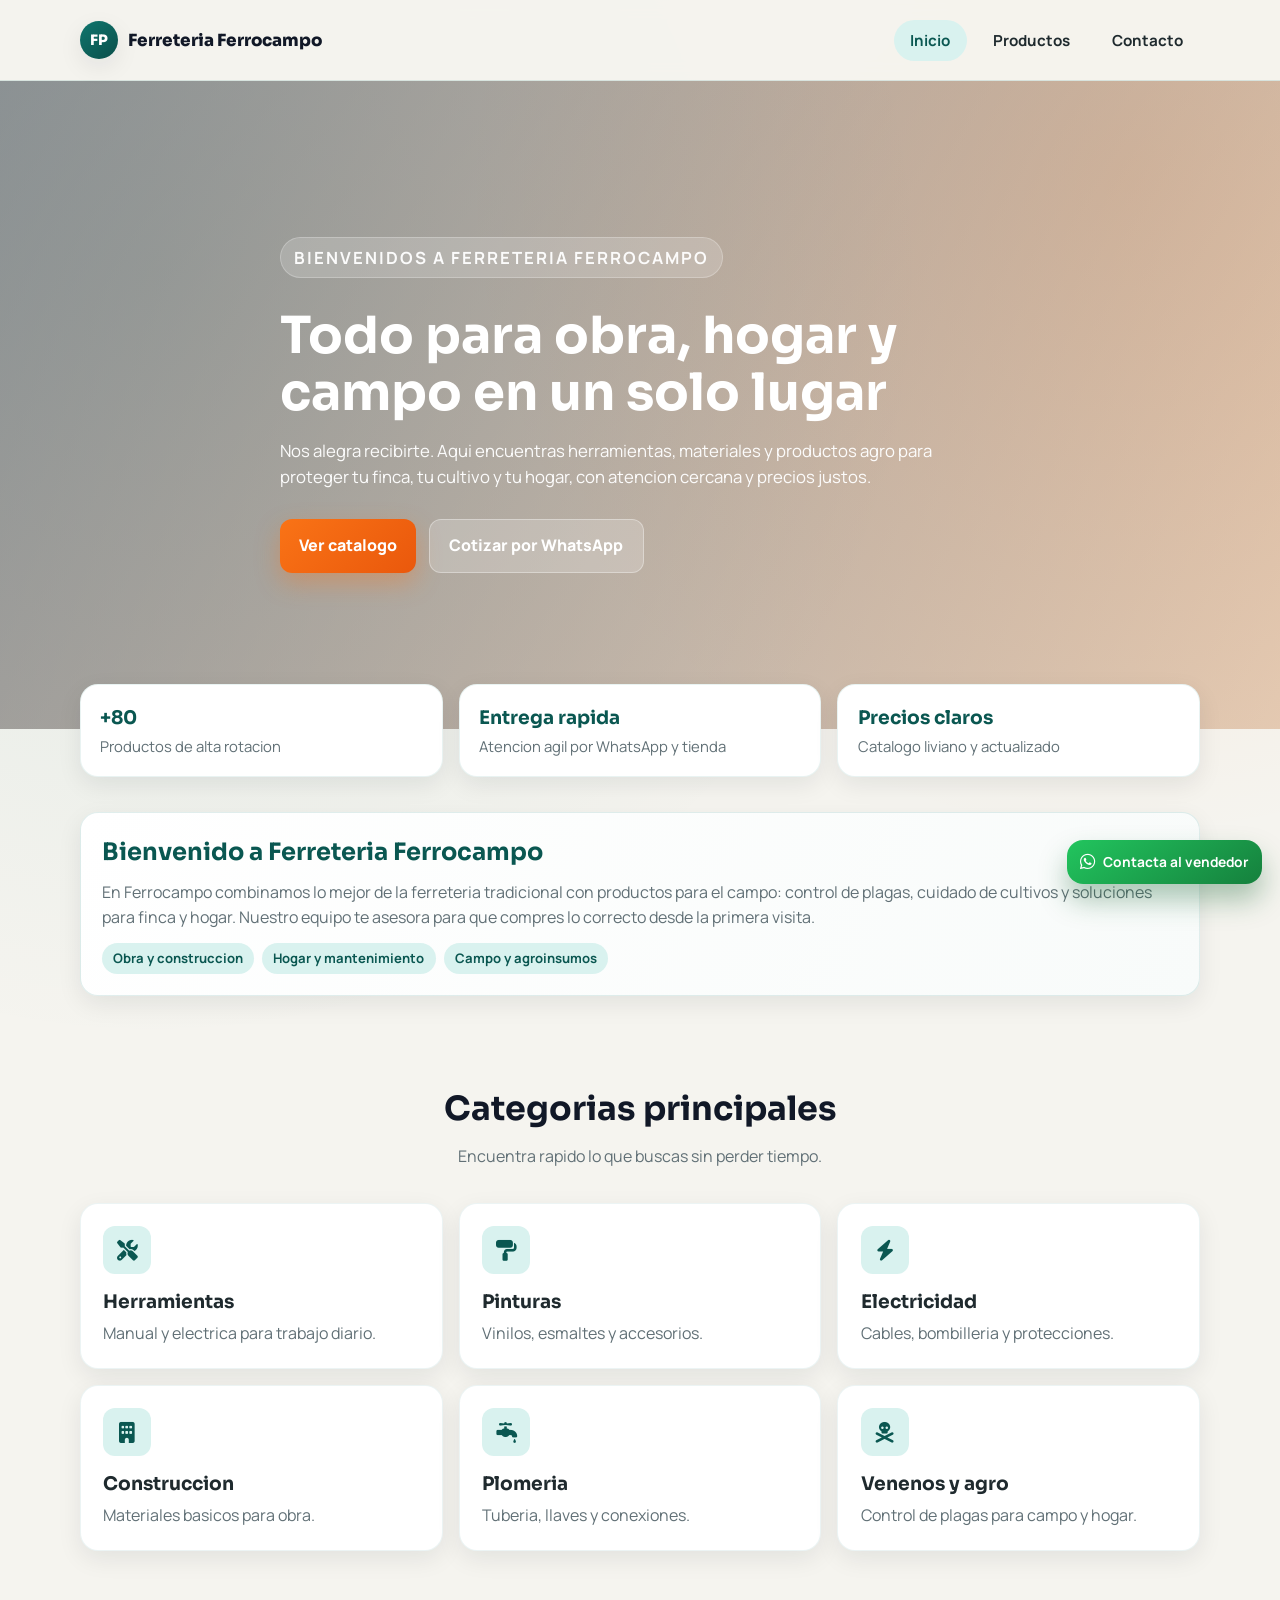
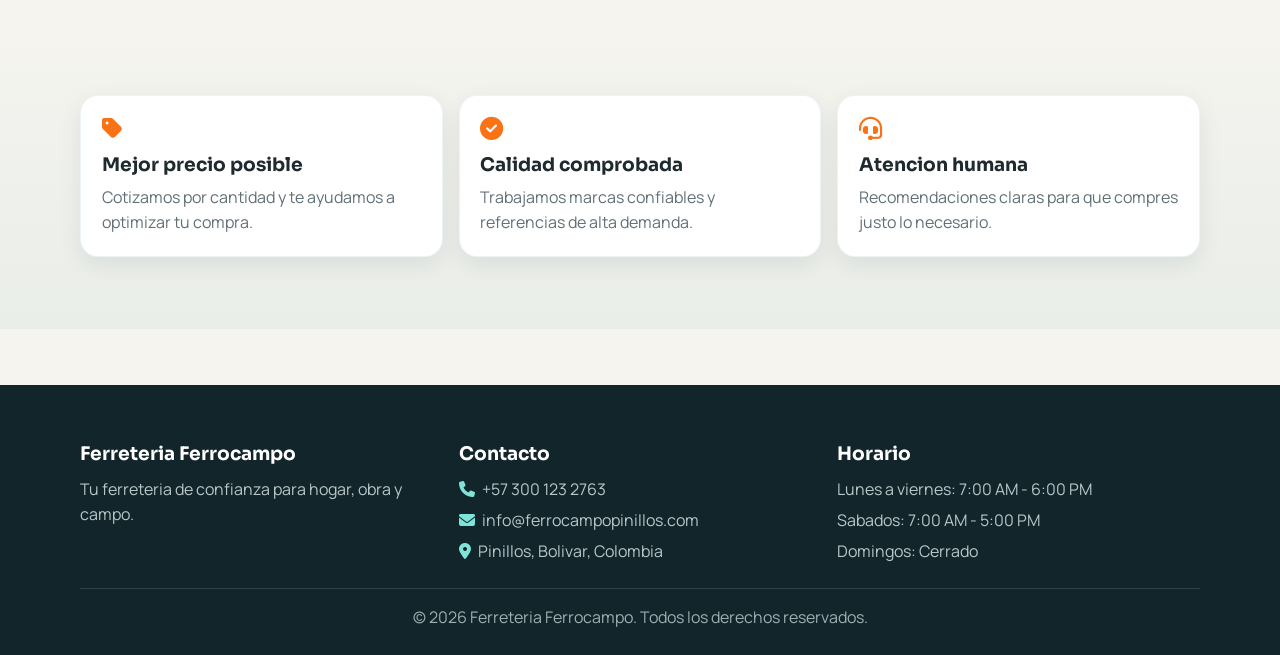
<file: index.html>
<!DOCTYPE html>
<html lang="es">
<head>
    <meta charset="UTF-8">
    <meta name="viewport" content="width=device-width, initial-scale=1.0">
    <title>Ferreteria Ferrocampo</title>
    <link rel="preconnect" href="https://fonts.googleapis.com">
    <link rel="preconnect" href="https://fonts.gstatic.com" crossorigin>
    <link href="https://fonts.googleapis.com/css2?family=Manrope:wght@400;600;700;800&family=Sora:wght@600;700;800&display=swap" rel="stylesheet">
    <link rel="stylesheet" href="css/style.css?v=20260406-3">
    <link rel="stylesheet" href="https://cdnjs.cloudflare.com/ajax/libs/font-awesome/6.4.0/css/all.min.css">
</head>
<body>
    <header class="header">
        <div class="container nav-wrap">
            <a class="logo" href="index.html" aria-label="Ir al inicio">
                <span class="logo-mark">FP</span>
                <span class="logo-text">Ferreteria Ferrocampo</span>
            </a>

            <button class="nav-toggle" type="button" aria-label="Abrir menu" aria-expanded="false">
                <i class="fas fa-bars"></i>
            </button>

            <nav class="nav" id="main-nav">
                <ul>
                    <li><a href="index.html" class="active">Inicio</a></li>
                    <li><a href="productos.html">Productos</a></li>
                    <li><a href="contacto.html">Contacto</a></li>
                </ul>
            </nav>
        </div>
    </header>

    <main>
        <section class="hero">
            <div class="container hero-content">
                <p class="kicker">Bienvenidos a Ferreteria Ferrocampo</p>
                <h1>Todo para obra, hogar y campo en un solo lugar</h1>
                <p>Nos alegra recibirte. Aqui encuentras herramientas, materiales y productos agro para proteger tu finca, tu cultivo y tu hogar, con atencion cercana y precios justos.</p>
                <div class="hero-actions">
                    <a href="productos.html" class="btn-primary">Ver catalogo</a>
                    <a href="https://wa.me/573001232763?text=Hola,%20quiero%20cotizar%20productos" class="btn-secondary" target="_blank">Cotizar por WhatsApp</a>
                </div>
            </div>
        </section>

        <section class="highlights">
            <div class="container stats-grid">
                <article class="stat-card">
                    <h3>+80</h3>
                    <p>Productos de alta rotacion</p>
                </article>
                <article class="stat-card">
                    <h3>Entrega rapida</h3>
                    <p>Atencion agil por WhatsApp y tienda</p>
                </article>
                <article class="stat-card">
                    <h3>Precios claros</h3>
                    <p>Catalogo liviano y actualizado</p>
                </article>
            </div>
        </section>

        <section class="bienvenida">
            <div class="container">
                <article class="welcome-card">
                    <h2>Bienvenido a Ferreteria Ferrocampo</h2>
                    <p>En Ferrocampo combinamos lo mejor de la ferreteria tradicional con productos para el campo: control de plagas, cuidado de cultivos y soluciones para finca y hogar. Nuestro equipo te asesora para que compres lo correcto desde la primera visita.</p>
                    <div class="welcome-tags">
                        <span>Obra y construccion</span>
                        <span>Hogar y mantenimiento</span>
                        <span>Campo y agroinsumos</span>
                    </div>
                </article>
            </div>
        </section>

        <section class="categorias-destacadas">
            <div class="container">
                <div class="section-head">
                    <h2 class="section-title">Categorias principales</h2>
                    <p>Encuentra rapido lo que buscas sin perder tiempo.</p>
                </div>

                <div class="categorias-grid">
                    <article class="categoria-card">
                        <i class="fas fa-screwdriver-wrench"></i>
                        <h3>Herramientas</h3>
                        <p>Manual y electrica para trabajo diario.</p>
                    </article>
                    <article class="categoria-card">
                        <i class="fas fa-paint-roller"></i>
                        <h3>Pinturas</h3>
                        <p>Vinilos, esmaltes y accesorios.</p>
                    </article>
                    <article class="categoria-card">
                        <i class="fas fa-bolt"></i>
                        <h3>Electricidad</h3>
                        <p>Cables, bombilleria y protecciones.</p>
                    </article>
                    <article class="categoria-card">
                        <i class="fas fa-building"></i>
                        <h3>Construccion</h3>
                        <p>Materiales basicos para obra.</p>
                    </article>
                    <article class="categoria-card">
                        <i class="fas fa-faucet-drip"></i>
                        <h3>Plomeria</h3>
                        <p>Tuberia, llaves y conexiones.</p>
                    </article>
                    <article class="categoria-card">
                        <i class="fas fa-skull-crossbones"></i>
                        <h3>Venenos y agro</h3>
                        <p>Control de plagas para campo y hogar.</p>
                    </article>
                </div>
            </div>
        </section>

        <section class="caracteristicas">
            <div class="container caracteristicas-grid">
                <article class="caracteristica">
                    <i class="fas fa-tag"></i>
                    <h3>Mejor precio posible</h3>
                    <p>Cotizamos por cantidad y te ayudamos a optimizar tu compra.</p>
                </article>
                <article class="caracteristica">
                    <i class="fas fa-check-circle"></i>
                    <h3>Calidad comprobada</h3>
                    <p>Trabajamos marcas confiables y referencias de alta demanda.</p>
                </article>
                <article class="caracteristica">
                    <i class="fas fa-headset"></i>
                    <h3>Atencion humana</h3>
                    <p>Recomendaciones claras para que compres justo lo necesario.</p>
                </article>
            </div>
        </section>
    </main>

    <footer class="footer">
        <div class="container">
            <div class="footer-content">
                <div class="footer-section">
                    <h3>Ferreteria Ferrocampo</h3>
                    <p>Tu ferreteria de confianza para hogar, obra y campo.</p>
                </div>
                <div class="footer-section">
                    <h3>Contacto</h3>
                    <p><i class="fas fa-phone"></i> +57 300 123 2763</p>
                    <p><i class="fas fa-envelope"></i> info@ferrocampopinillos.com</p>
                    <p><i class="fas fa-map-marker-alt"></i> Pinillos, Bolivar, Colombia</p>
                </div>
                <div class="footer-section">
                    <h3>Horario</h3>
                    <p>Lunes a viernes: 7:00 AM - 6:00 PM</p>
                    <p>Sabados: 7:00 AM - 5:00 PM</p>
                    <p>Domingos: Cerrado</p>
                </div>
            </div>
            <div class="footer-bottom">
                <p>&copy; 2026 Ferreteria Ferrocampo. Todos los derechos reservados.</p>
            </div>
        </div>
    </footer>

    <a href="https://wa.me/573001232763?text=Hola,%20necesito%20informacion%20sobre%20productos%20de%20la%20ferreteria" class="whatsapp-float" target="_blank" title="Contactanos por WhatsApp">
        <i class="fab fa-whatsapp"></i>
        <span>Contacta al vendedor</span>
    </a>

    <script src="js/script.js?v=20260406-3"></script>
</body>
</html>
</file>
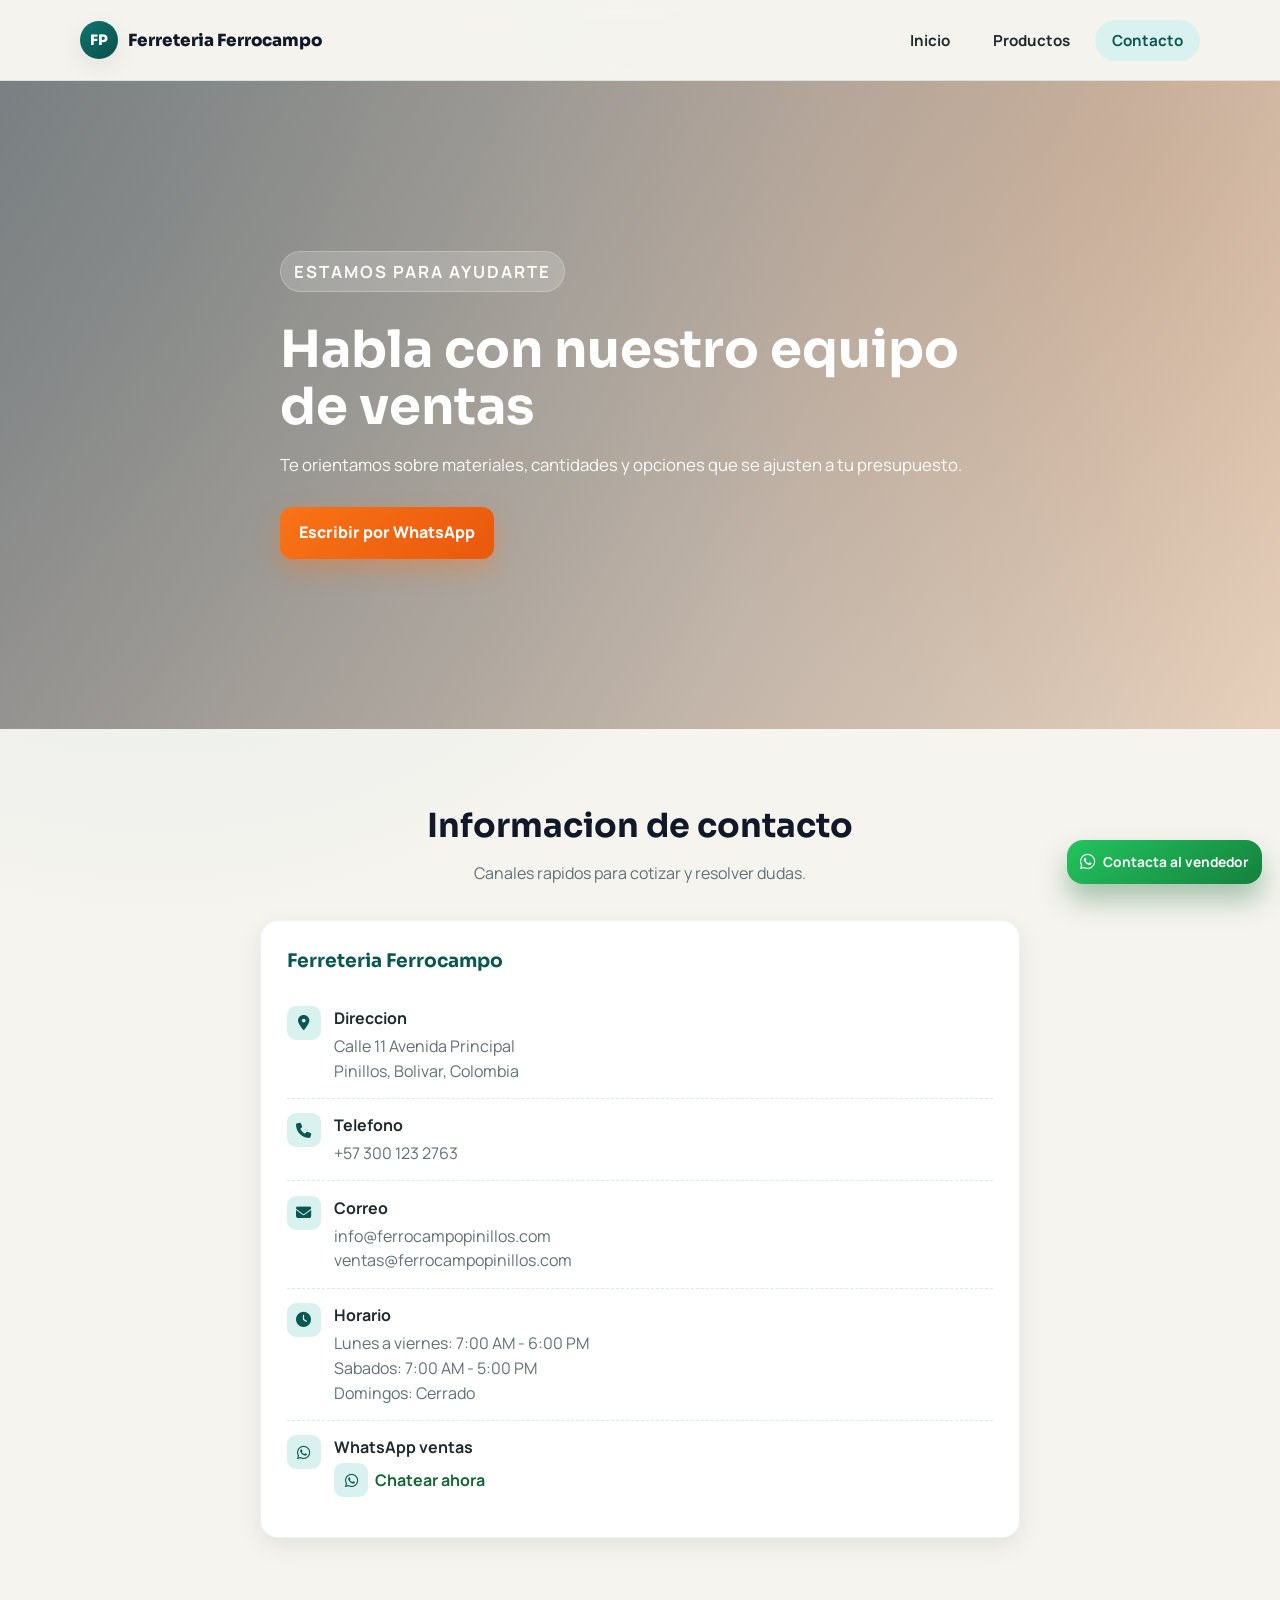
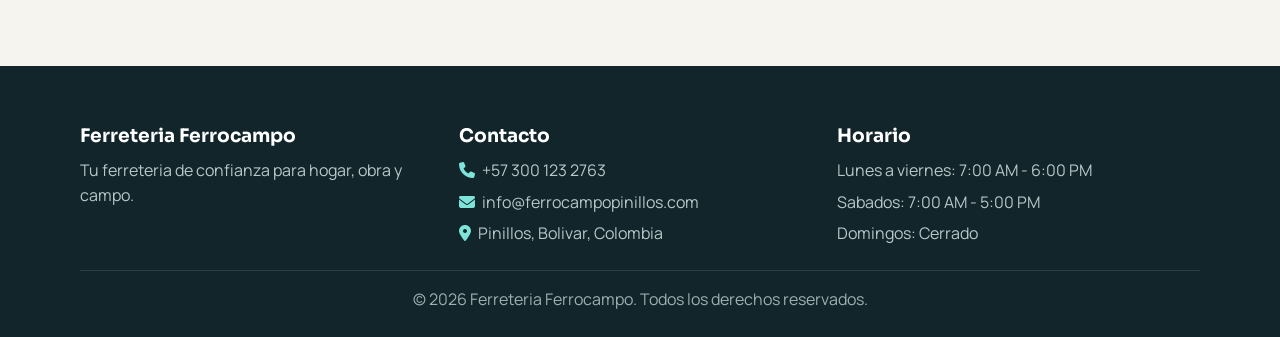
<file: contacto.html>
<!DOCTYPE html>
<html lang="es">
<head>
    <meta charset="UTF-8">
    <meta name="viewport" content="width=device-width, initial-scale=1.0">
    <title>Contacto - Ferreteria Ferrocampo</title>
    <link rel="preconnect" href="https://fonts.googleapis.com">
    <link rel="preconnect" href="https://fonts.gstatic.com" crossorigin>
    <link href="https://fonts.googleapis.com/css2?family=Manrope:wght@400;600;700;800&family=Sora:wght@600;700;800&display=swap" rel="stylesheet">
    <link rel="stylesheet" href="css/style.css?v=20260406-3">
    <link rel="stylesheet" href="https://cdnjs.cloudflare.com/ajax/libs/font-awesome/6.4.0/css/all.min.css">
</head>
<body>
    <header class="header">
        <div class="container nav-wrap">
            <a class="logo" href="index.html" aria-label="Ir al inicio">
                <span class="logo-mark">FP</span>
                <span class="logo-text">Ferreteria Ferrocampo</span>
            </a>

            <button class="nav-toggle" type="button" aria-label="Abrir menu" aria-expanded="false">
                <i class="fas fa-bars"></i>
            </button>

            <nav class="nav" id="main-nav">
                <ul>
                    <li><a href="index.html">Inicio</a></li>
                    <li><a href="productos.html">Productos</a></li>
                    <li><a href="contacto.html" class="active">Contacto</a></li>
                </ul>
            </nav>
        </div>
    </header>

    <main>
        <section class="hero hero-contacto">
            <div class="container hero-content">
                <p class="kicker">Estamos para ayudarte</p>
                <h1>Habla con nuestro equipo de ventas</h1>
                <p>Te orientamos sobre materiales, cantidades y opciones que se ajusten a tu presupuesto.</p>
                <a href="https://wa.me/573001232763?text=Hola,%20necesito%20asesoria%20para%20mi%20compra" class="btn-primary" target="_blank">Escribir por WhatsApp</a>
            </div>
        </section>

        <section class="contacto-section" id="contacto">
            <div class="container">
                <div class="section-head">
                    <h2 class="section-title">Informacion de contacto</h2>
                    <p>Canales rapidos para cotizar y resolver dudas.</p>
                </div>

                <div class="contacto-content">
                    <div class="contacto-info">
                        <h3 class="contacto-info-title">Ferreteria Ferrocampo</h3>

                        <div class="contacto-item">
                            <i class="fas fa-map-marker-alt"></i>
                            <div>
                                <h3>Direccion</h3>
                                <p>Calle 11 Avenida Principal<br>Pinillos, Bolivar, Colombia</p>
                            </div>
                        </div>

                        <div class="contacto-item">
                            <i class="fas fa-phone"></i>
                            <div>
                                <h3>Telefono</h3>
                                <p>+57 300 123 2763</p>
                            </div>
                        </div>

                        <div class="contacto-item">
                            <i class="fas fa-envelope"></i>
                            <div>
                                <h3>Correo</h3>
                                <p>info@ferrocampopinillos.com<br>ventas@ferrocampopinillos.com</p>
                            </div>
                        </div>

                        <div class="contacto-item">
                            <i class="fas fa-clock"></i>
                            <div>
                                <h3>Horario</h3>
                                <p>Lunes a viernes: 7:00 AM - 6:00 PM<br>Sabados: 7:00 AM - 5:00 PM<br>Domingos: Cerrado</p>
                            </div>
                        </div>

                        <div class="contacto-item">
                            <i class="fab fa-whatsapp whatsapp-icon"></i>
                            <div>
                                <h3>WhatsApp ventas</h3>
                                <a href="https://wa.me/573001232763?text=Hola,%20necesito%20informacion%20sobre%20productos" target="_blank" class="whatsapp-link">
                                    <i class="fab fa-whatsapp"></i> Chatear ahora
                                </a>
                            </div>
                        </div>
                    </div>
                </div>
            </div>
        </section>
    </main>

    <footer class="footer">
        <div class="container">
            <div class="footer-content">
                <div class="footer-section">
                    <h3>Ferreteria Ferrocampo</h3>
                    <p>Tu ferreteria de confianza para hogar, obra y campo.</p>
                </div>
                <div class="footer-section">
                    <h3>Contacto</h3>
                    <p><i class="fas fa-phone"></i> +57 300 123 2763</p>
                    <p><i class="fas fa-envelope"></i> info@ferrocampopinillos.com</p>
                    <p><i class="fas fa-map-marker-alt"></i> Pinillos, Bolivar, Colombia</p>
                </div>
                <div class="footer-section">
                    <h3>Horario</h3>
                    <p>Lunes a viernes: 7:00 AM - 6:00 PM</p>
                    <p>Sabados: 7:00 AM - 5:00 PM</p>
                    <p>Domingos: Cerrado</p>
                </div>
            </div>
            <div class="footer-bottom">
                <p>&copy; 2026 Ferreteria Ferrocampo. Todos los derechos reservados.</p>
            </div>
        </div>
    </footer>

    <a href="https://wa.me/573001232763?text=Hola,%20necesito%20informacion%20sobre%20productos%20de%20la%20ferreteria" class="whatsapp-float" target="_blank" title="Contactanos por WhatsApp">
        <i class="fab fa-whatsapp"></i>
        <span>Contacta al vendedor</span>
    </a>

    <script src="js/script.js?v=20260406-3"></script>
</body>
</html>
</file>
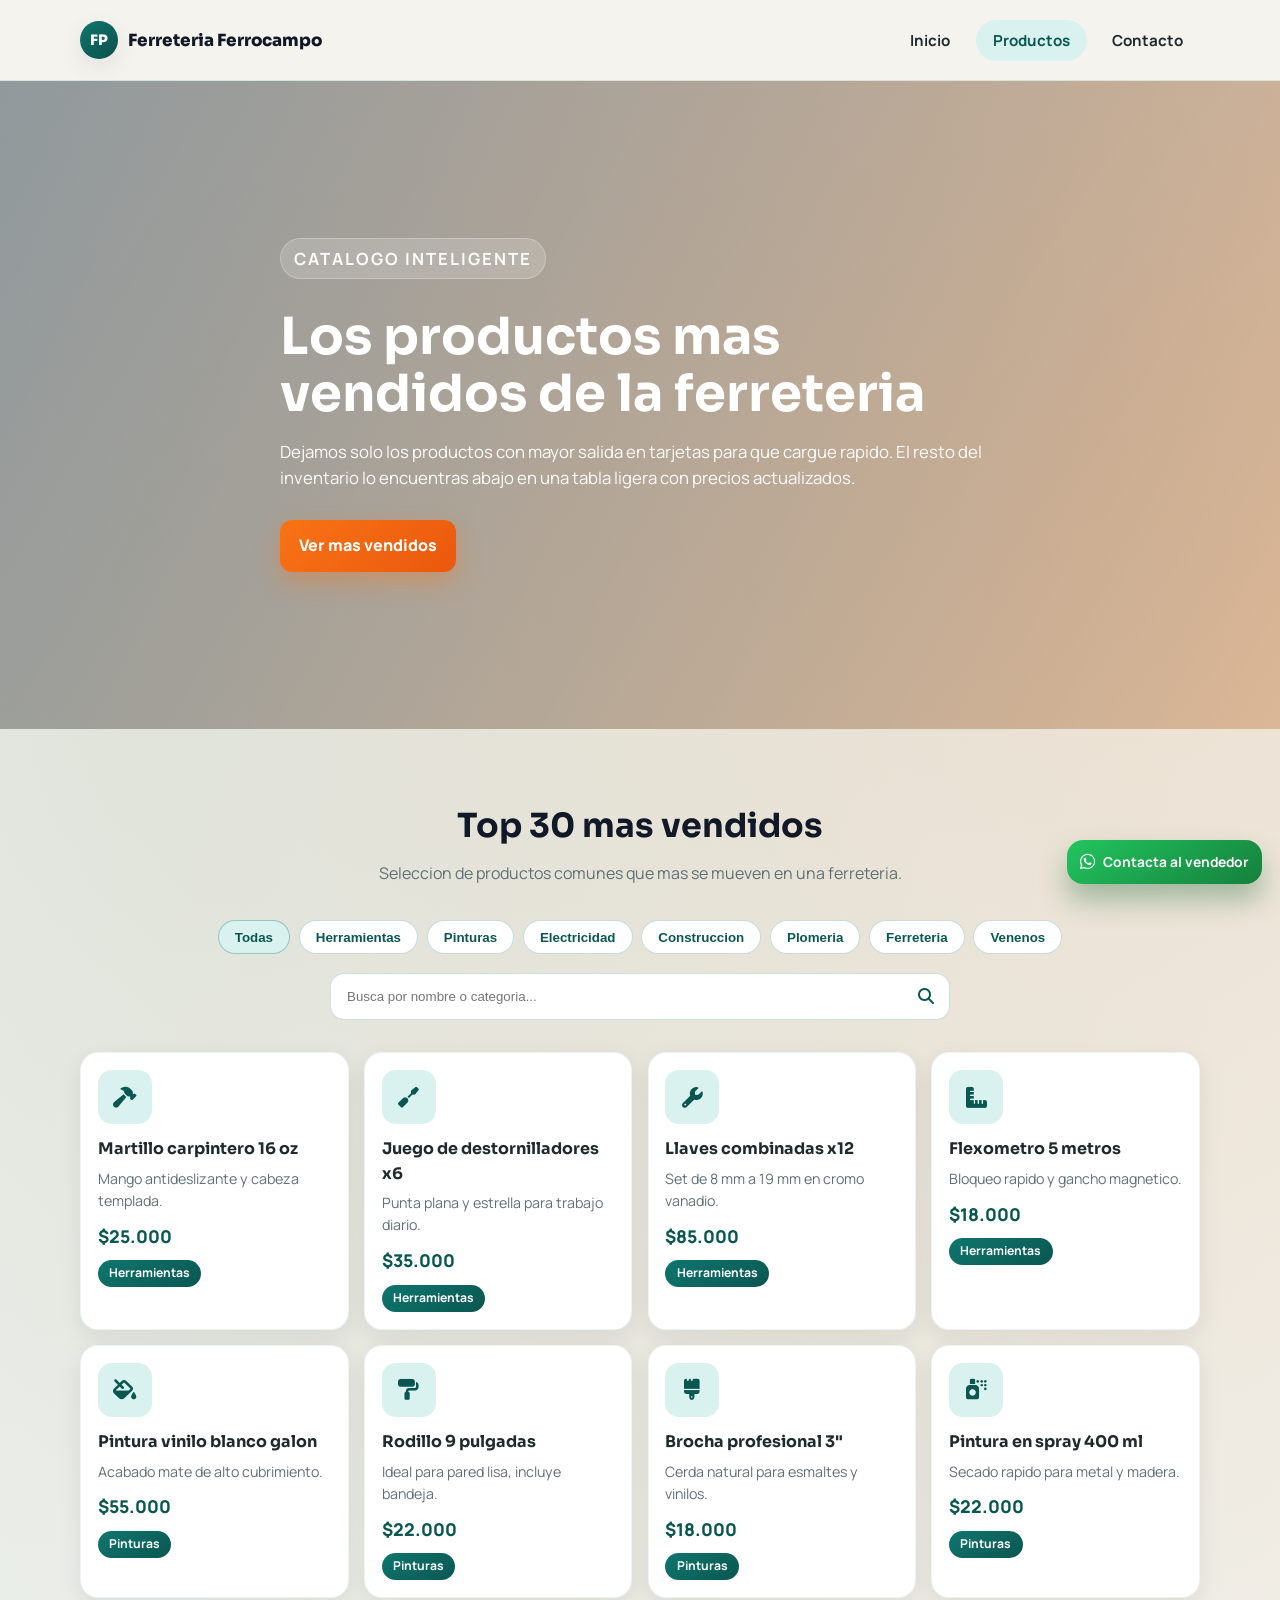
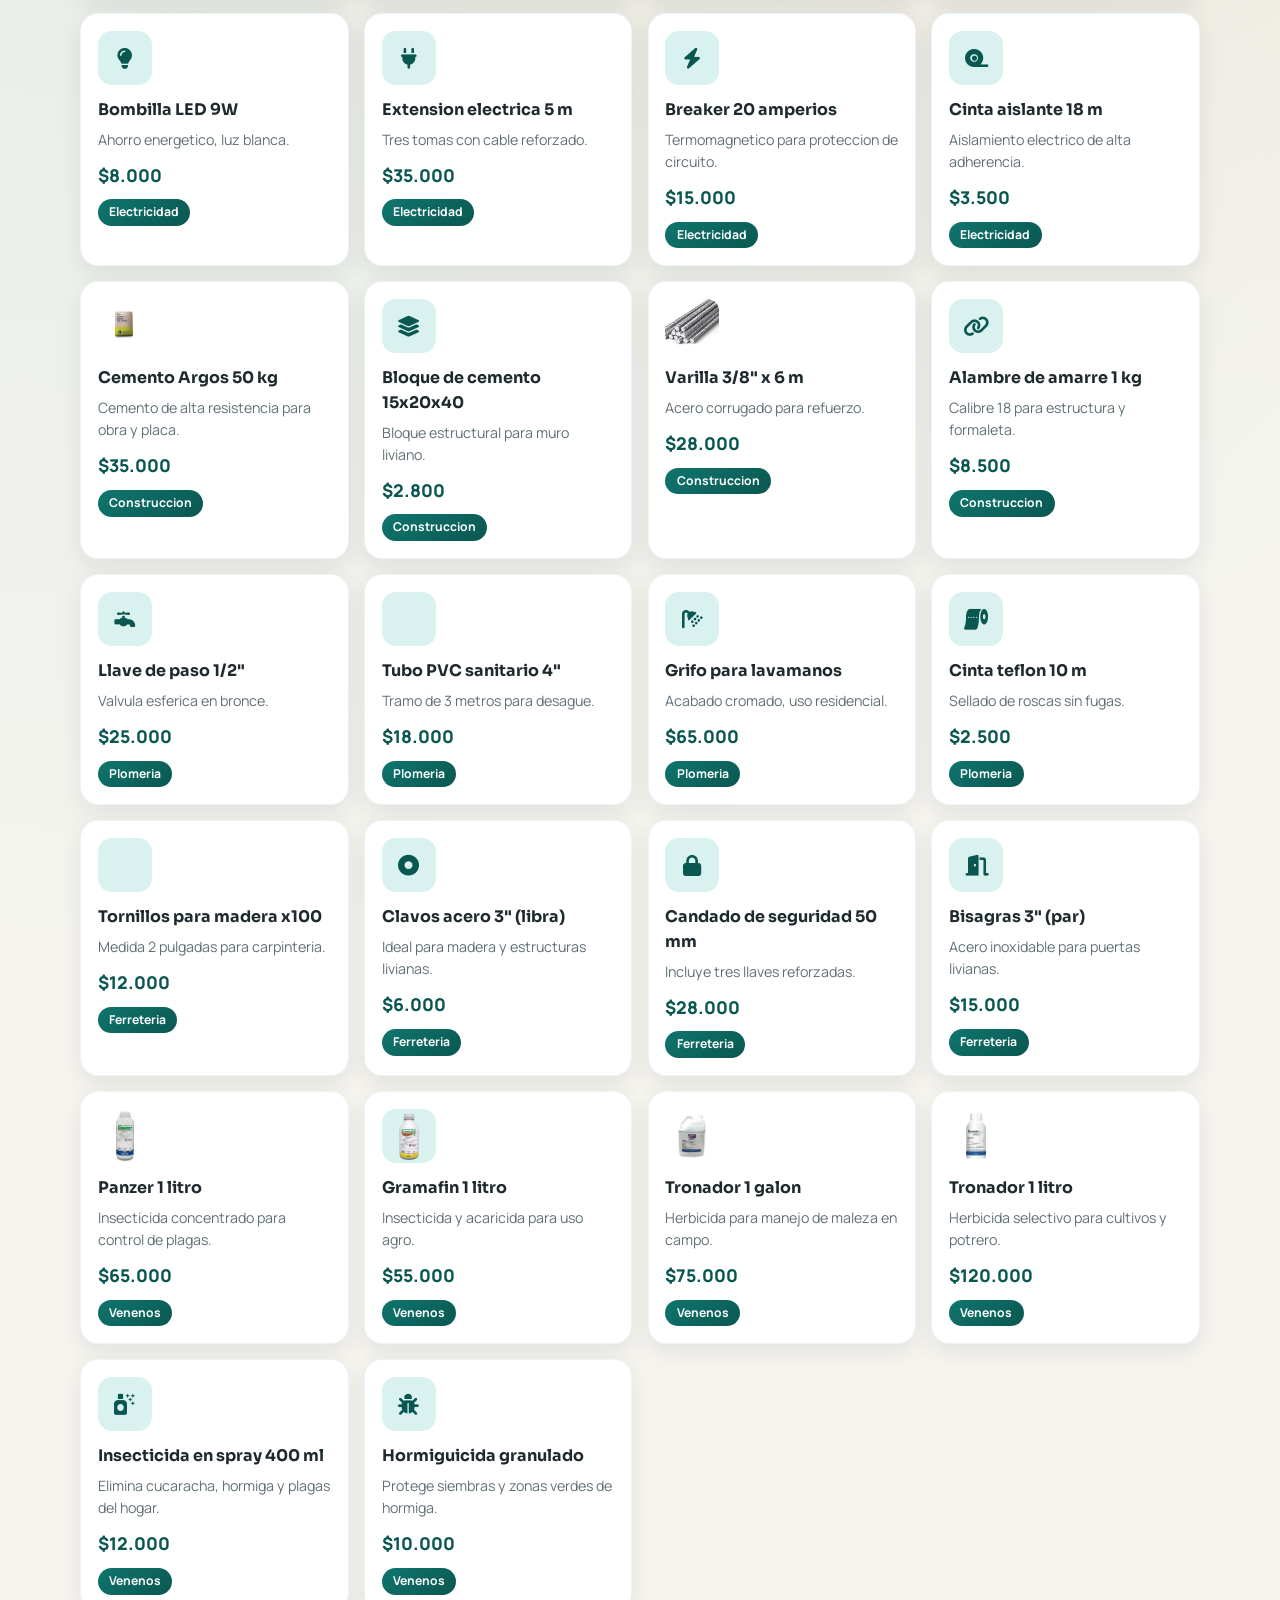
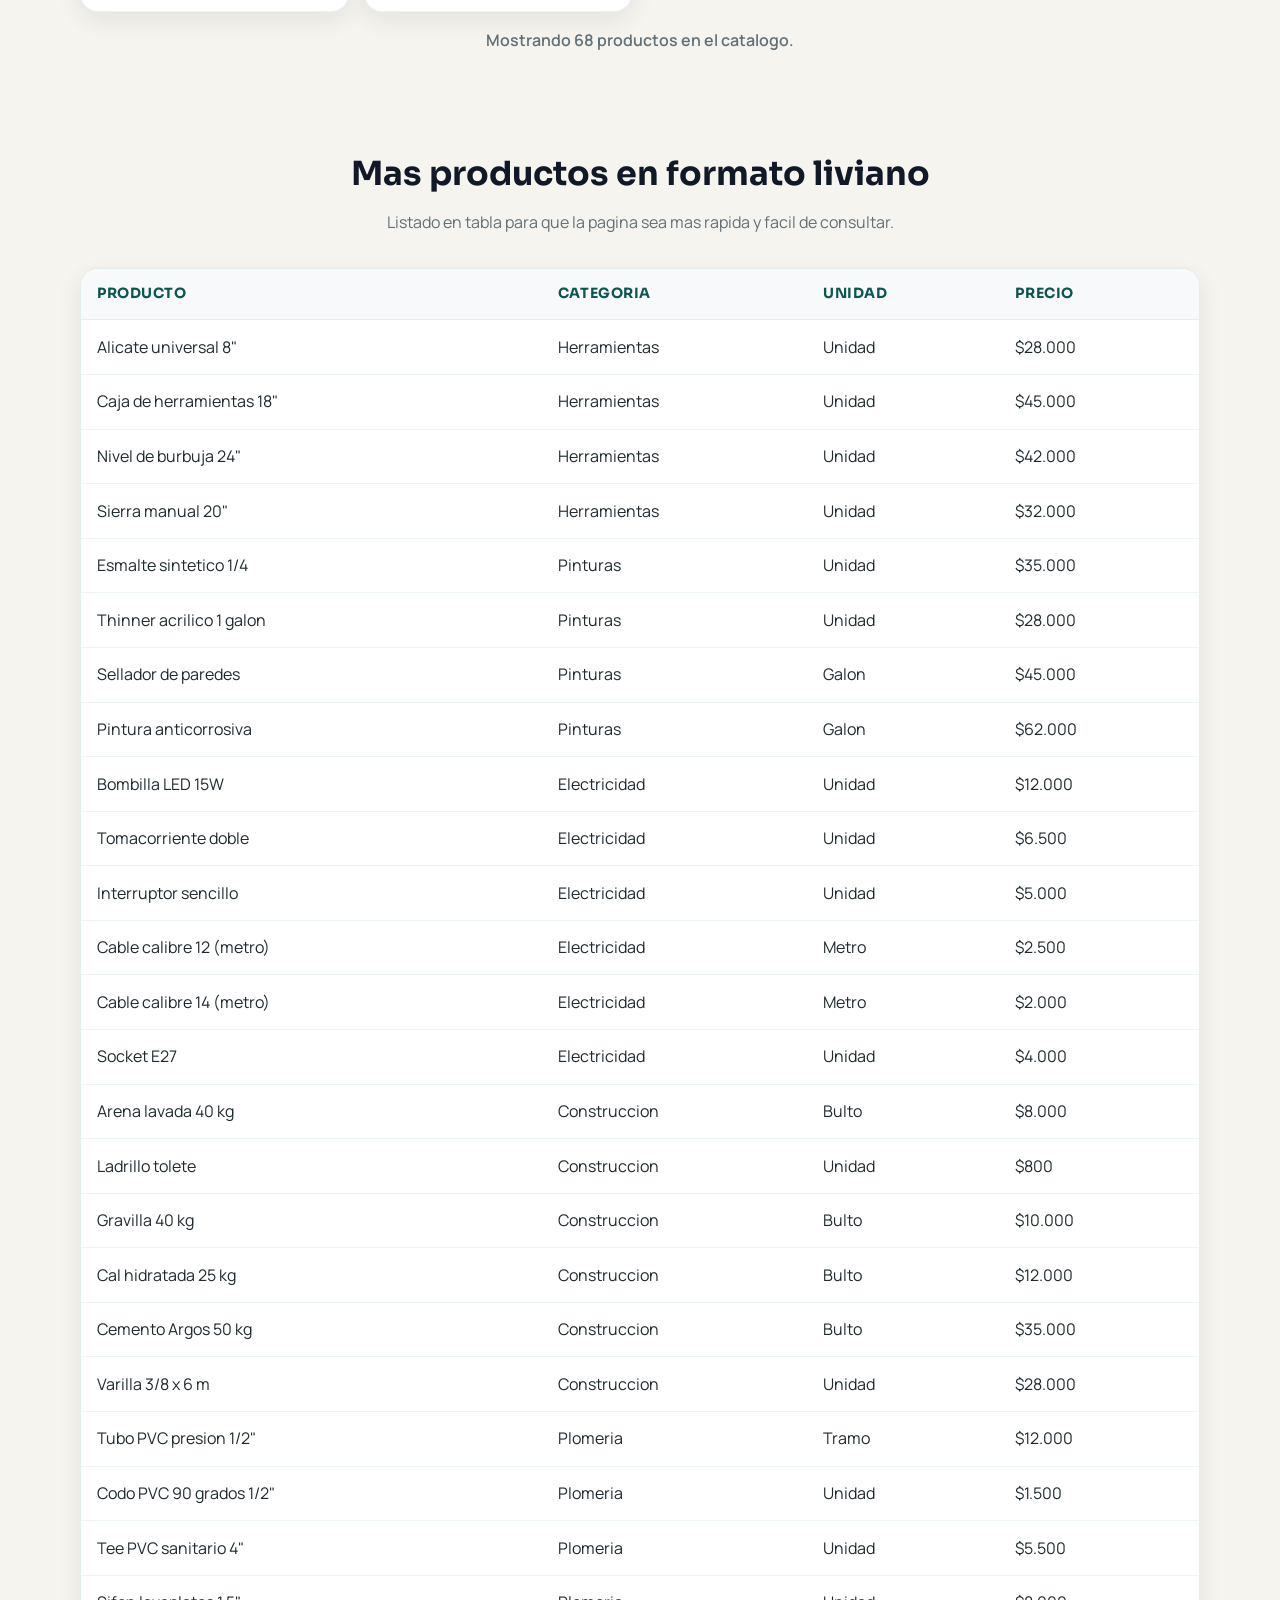
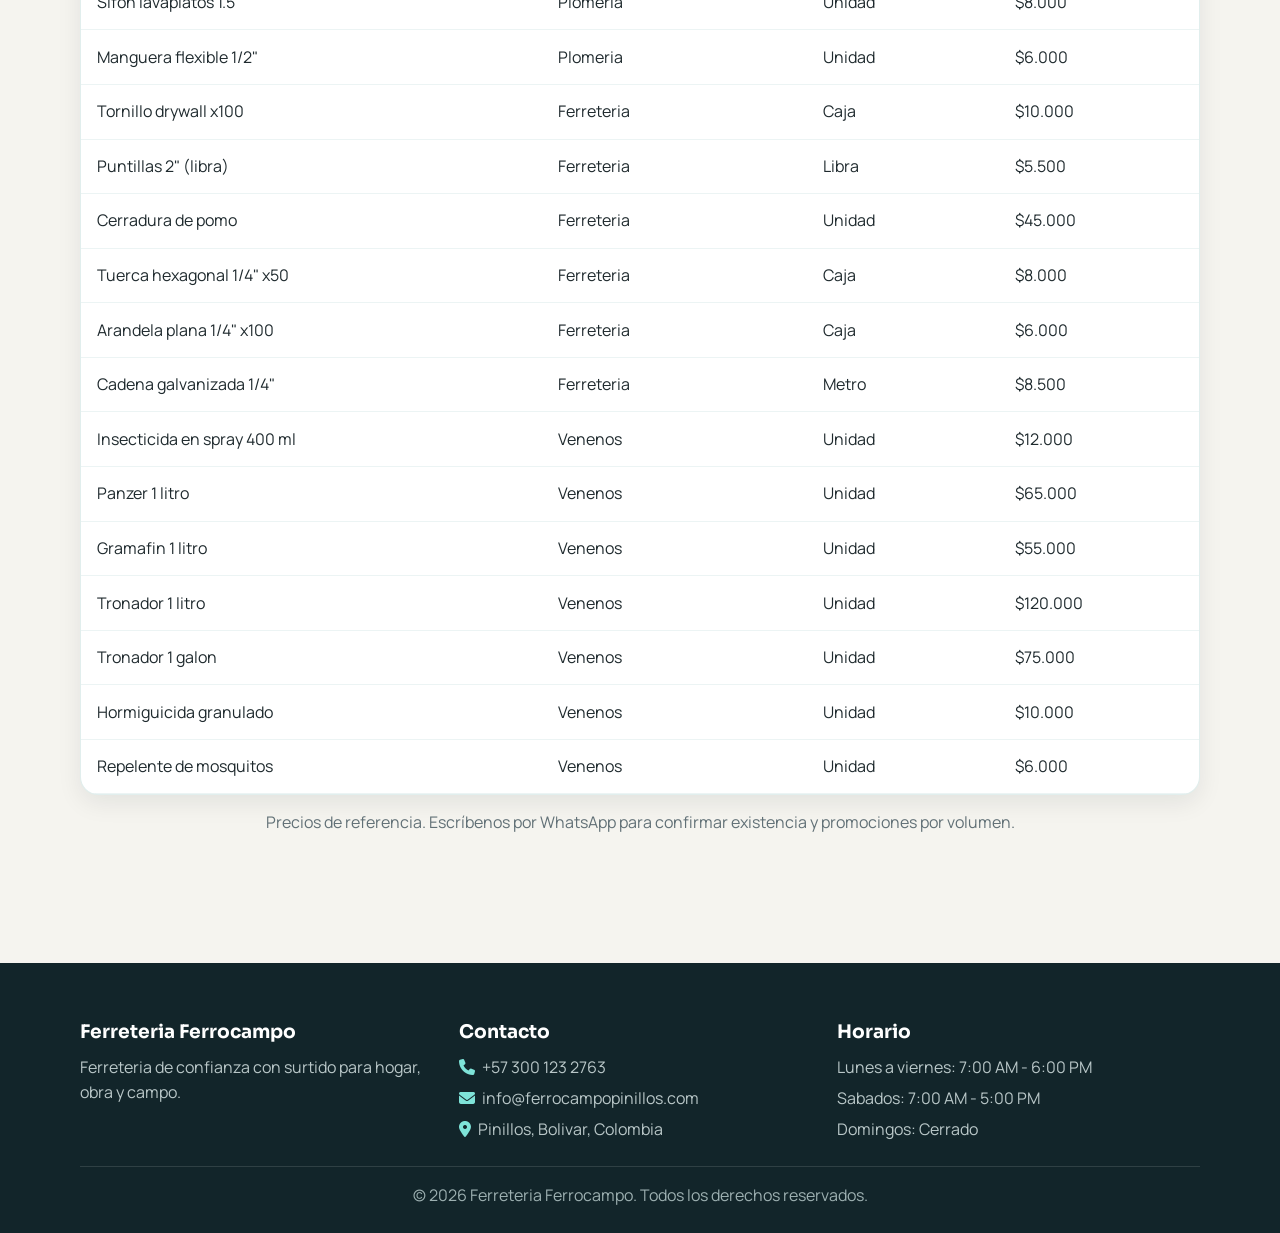
<file: productos.html>
<!DOCTYPE html>
<html lang="es">
<head>
    <meta charset="UTF-8">
    <meta name="viewport" content="width=device-width, initial-scale=1.0">
    <title>Productos - Ferreteria Ferrocampo</title>
    <link rel="preconnect" href="https://fonts.googleapis.com">
    <link rel="preconnect" href="https://fonts.gstatic.com" crossorigin>
    <link href="https://fonts.googleapis.com/css2?family=Manrope:wght@400;600;700;800&family=Sora:wght@600;700;800&display=swap" rel="stylesheet">
    <link rel="stylesheet" href="css/style.css?v=20260406-3">
    <link rel="stylesheet" href="https://cdnjs.cloudflare.com/ajax/libs/font-awesome/6.4.0/css/all.min.css">
</head>
<body>
    <header class="header">
        <div class="container nav-wrap">
            <a class="logo" href="index.html" aria-label="Ir al inicio">
                <span class="logo-mark">FP</span>
                <span class="logo-text">Ferreteria Ferrocampo</span>
            </a>

            <button class="nav-toggle" type="button" aria-label="Abrir menú" aria-expanded="false">
                <i class="fas fa-bars"></i>
            </button>

            <nav class="nav" id="main-nav">
                <ul>
                    <li><a href="index.html">Inicio</a></li>
                    <li><a href="productos.html" class="active">Productos</a></li>
                    <li><a href="contacto.html">Contacto</a></li>
                </ul>
            </nav>
        </div>
    </header>

    <main>
        <section class="hero hero-productos">
            <div class="container hero-content">
                <p class="kicker">Catalogo inteligente</p>
                <h1>Los productos mas vendidos de la ferreteria</h1>
                <p>Dejamos solo los productos con mayor salida en tarjetas para que cargue rapido. El resto del inventario lo encuentras abajo en una tabla ligera con precios actualizados.</p>
                <a href="#mas-vendidos" class="btn-primary">Ver mas vendidos</a>
            </div>
        </section>

        <section class="productos-section" id="mas-vendidos">
            <div class="container">
                <div class="section-head">
                    <h2 class="section-title">Top 30 mas vendidos</h2>
                    <p>Seleccion de productos comunes que mas se mueven en una ferreteria.</p>
                </div>

                <div class="filtros" aria-label="Filtros de categoria">
                    <button class="filtro-btn active" data-categoria="todas">Todas</button>
                    <button class="filtro-btn" data-categoria="herramientas">Herramientas</button>
                    <button class="filtro-btn" data-categoria="pinturas">Pinturas</button>
                    <button class="filtro-btn" data-categoria="electricidad">Electricidad</button>
                    <button class="filtro-btn" data-categoria="construccion">Construccion</button>
                    <button class="filtro-btn" data-categoria="plomeria">Plomeria</button>
                    <button class="filtro-btn" data-categoria="ferreteria">Ferreteria</button>
                    <button class="filtro-btn" data-categoria="venenos">Venenos</button>
                </div>

                <div class="buscador">
                    <label for="search-input" class="sr-only">Buscar en el catalogo</label>
                    <input type="text" id="search-input" placeholder="Busca por nombre o categoria...">
                    <i class="fas fa-search" aria-hidden="true"></i>
                </div>

                <div class="productos-grid" id="productos-grid">
                    <article class="producto-card" data-categoria="herramientas">
                        <div class="producto-imagen"><i class="fas fa-hammer"></i></div>
                        <h3>Martillo carpintero 16 oz</h3>
                        <p class="producto-descripcion">Mango antideslizante y cabeza templada.</p>
                        <p class="producto-precio">$25.000</p>
                        <span class="categoria-tag">Herramientas</span>
                    </article>
                    <article class="producto-card" data-categoria="herramientas">
                        <div class="producto-imagen"><i class="fas fa-screwdriver"></i></div>
                        <h3>Juego de destornilladores x6</h3>
                        <p class="producto-descripcion">Punta plana y estrella para trabajo diario.</p>
                        <p class="producto-precio">$35.000</p>
                        <span class="categoria-tag">Herramientas</span>
                    </article>
                    <article class="producto-card" data-categoria="herramientas">
                        <div class="producto-imagen"><i class="fas fa-wrench"></i></div>
                        <h3>Llaves combinadas x12</h3>
                        <p class="producto-descripcion">Set de 8 mm a 19 mm en cromo vanadio.</p>
                        <p class="producto-precio">$85.000</p>
                        <span class="categoria-tag">Herramientas</span>
                    </article>
                    <article class="producto-card" data-categoria="herramientas">
                        <div class="producto-imagen"><i class="fas fa-ruler-combined"></i></div>
                        <h3>Flexometro 5 metros</h3>
                        <p class="producto-descripcion">Bloqueo rapido y gancho magnetico.</p>
                        <p class="producto-precio">$18.000</p>
                        <span class="categoria-tag">Herramientas</span>
                    </article>

                    <article class="producto-card" data-categoria="pinturas">
                        <div class="producto-imagen"><i class="fas fa-fill-drip"></i></div>
                        <h3>Pintura vinilo blanco galon</h3>
                        <p class="producto-descripcion">Acabado mate de alto cubrimiento.</p>
                        <p class="producto-precio">$55.000</p>
                        <span class="categoria-tag">Pinturas</span>
                    </article>
                    <article class="producto-card" data-categoria="pinturas">
                        <div class="producto-imagen"><i class="fas fa-paint-roller"></i></div>
                        <h3>Rodillo 9 pulgadas</h3>
                        <p class="producto-descripcion">Ideal para pared lisa, incluye bandeja.</p>
                        <p class="producto-precio">$22.000</p>
                        <span class="categoria-tag">Pinturas</span>
                    </article>
                    <article class="producto-card" data-categoria="pinturas">
                        <div class="producto-imagen"><i class="fas fa-brush"></i></div>
                        <h3>Brocha profesional 3"</h3>
                        <p class="producto-descripcion">Cerda natural para esmaltes y vinilos.</p>
                        <p class="producto-precio">$18.000</p>
                        <span class="categoria-tag">Pinturas</span>
                    </article>
                    <article class="producto-card" data-categoria="pinturas">
                        <div class="producto-imagen"><i class="fas fa-spray-can"></i></div>
                        <h3>Pintura en spray 400 ml</h3>
                        <p class="producto-descripcion">Secado rapido para metal y madera.</p>
                        <p class="producto-precio">$22.000</p>
                        <span class="categoria-tag">Pinturas</span>
                    </article>

                    <article class="producto-card" data-categoria="electricidad">
                        <div class="producto-imagen"><i class="fas fa-lightbulb"></i></div>
                        <h3>Bombilla LED 9W</h3>
                        <p class="producto-descripcion">Ahorro energetico, luz blanca.</p>
                        <p class="producto-precio">$8.000</p>
                        <span class="categoria-tag">Electricidad</span>
                    </article>
                    <article class="producto-card" data-categoria="electricidad">
                        <div class="producto-imagen"><i class="fas fa-plug"></i></div>
                        <h3>Extension electrica 5 m</h3>
                        <p class="producto-descripcion">Tres tomas con cable reforzado.</p>
                        <p class="producto-precio">$35.000</p>
                        <span class="categoria-tag">Electricidad</span>
                    </article>
                    <article class="producto-card" data-categoria="electricidad">
                        <div class="producto-imagen"><i class="fas fa-bolt"></i></div>
                        <h3>Breaker 20 amperios</h3>
                        <p class="producto-descripcion">Termomagnetico para proteccion de circuito.</p>
                        <p class="producto-precio">$15.000</p>
                        <span class="categoria-tag">Electricidad</span>
                    </article>
                    <article class="producto-card" data-categoria="electricidad">
                        <div class="producto-imagen"><i class="fas fa-tape"></i></div>
                        <h3>Cinta aislante 18 m</h3>
                        <p class="producto-descripcion">Aislamiento electrico de alta adherencia.</p>
                        <p class="producto-precio">$3.500</p>
                        <span class="categoria-tag">Electricidad</span>
                    </article>

                    <article class="producto-card" data-categoria="construccion">
                        <div class="producto-imagen"><img src="images/cemento-argos.jpg" alt="Cemento Argos"></div>
                        <h3>Cemento Argos 50 kg</h3>
                        <p class="producto-descripcion">Cemento de alta resistencia para obra y placa.</p>
                        <p class="producto-precio">$35.000</p>
                        <span class="categoria-tag">Construccion</span>
                    </article>
                    <article class="producto-card" data-categoria="construccion">
                        <div class="producto-imagen"><i class="fas fa-layer-group"></i></div>
                        <h3>Bloque de cemento 15x20x40</h3>
                        <p class="producto-descripcion">Bloque estructural para muro liviano.</p>
                        <p class="producto-precio">$2.800</p>
                        <span class="categoria-tag">Construccion</span>
                    </article>
                    <article class="producto-card" data-categoria="construccion">
                        <div class="producto-imagen"><img src="images/varilla-tresoctavo.jpg" alt="Varilla 3/8"></div>
                        <h3>Varilla 3/8" x 6 m</h3>
                        <p class="producto-descripcion">Acero corrugado para refuerzo.</p>
                        <p class="producto-precio">$28.000</p>
                        <span class="categoria-tag">Construccion</span>
                    </article>
                    <article class="producto-card" data-categoria="construccion">
                        <div class="producto-imagen"><i class="fas fa-link"></i></div>
                        <h3>Alambre de amarre 1 kg</h3>
                        <p class="producto-descripcion">Calibre 18 para estructura y formaleta.</p>
                        <p class="producto-precio">$8.500</p>
                        <span class="categoria-tag">Construccion</span>
                    </article>

                    <article class="producto-card" data-categoria="plomeria">
                        <div class="producto-imagen"><i class="fas fa-faucet"></i></div>
                        <h3>Llave de paso 1/2"</h3>
                        <p class="producto-descripcion">Valvula esferica en bronce.</p>
                        <p class="producto-precio">$25.000</p>
                        <span class="categoria-tag">Plomeria</span>
                    </article>
                    <article class="producto-card" data-categoria="plomeria">
                        <div class="producto-imagen"><i class="fas fa-pipe"></i></div>
                        <h3>Tubo PVC sanitario 4"</h3>
                        <p class="producto-descripcion">Tramo de 3 metros para desague.</p>
                        <p class="producto-precio">$18.000</p>
                        <span class="categoria-tag">Plomeria</span>
                    </article>
                    <article class="producto-card" data-categoria="plomeria">
                        <div class="producto-imagen"><i class="fas fa-shower"></i></div>
                        <h3>Grifo para lavamanos</h3>
                        <p class="producto-descripcion">Acabado cromado, uso residencial.</p>
                        <p class="producto-precio">$65.000</p>
                        <span class="categoria-tag">Plomeria</span>
                    </article>
                    <article class="producto-card" data-categoria="plomeria">
                        <div class="producto-imagen"><i class="fas fa-toilet-paper"></i></div>
                        <h3>Cinta teflon 10 m</h3>
                        <p class="producto-descripcion">Sellado de roscas sin fugas.</p>
                        <p class="producto-precio">$2.500</p>
                        <span class="categoria-tag">Plomeria</span>
                    </article>

                    <article class="producto-card" data-categoria="ferreteria">
                        <div class="producto-imagen"><i class="fas fa-screw"></i></div>
                        <h3>Tornillos para madera x100</h3>
                        <p class="producto-descripcion">Medida 2 pulgadas para carpinteria.</p>
                        <p class="producto-precio">$12.000</p>
                        <span class="categoria-tag">Ferreteria</span>
                    </article>
                    <article class="producto-card" data-categoria="ferreteria">
                        <div class="producto-imagen"><i class="fas fa-dot-circle"></i></div>
                        <h3>Clavos acero 3" (libra)</h3>
                        <p class="producto-descripcion">Ideal para madera y estructuras livianas.</p>
                        <p class="producto-precio">$6.000</p>
                        <span class="categoria-tag">Ferreteria</span>
                    </article>
                    <article class="producto-card" data-categoria="ferreteria">
                        <div class="producto-imagen"><i class="fas fa-lock"></i></div>
                        <h3>Candado de seguridad 50 mm</h3>
                        <p class="producto-descripcion">Incluye tres llaves reforzadas.</p>
                        <p class="producto-precio">$28.000</p>
                        <span class="categoria-tag">Ferreteria</span>
                    </article>
                    <article class="producto-card" data-categoria="ferreteria">
                        <div class="producto-imagen"><i class="fas fa-door-open"></i></div>
                        <h3>Bisagras 3" (par)</h3>
                        <p class="producto-descripcion">Acero inoxidable para puertas livianas.</p>
                        <p class="producto-precio">$15.000</p>
                        <span class="categoria-tag">Ferreteria</span>
                    </article>

                    <article class="producto-card" data-categoria="venenos">
                        <div class="producto-imagen"><img src="images/panzer.jpg" alt="Panzer 1 litro"></div>
                        <h3>Panzer 1 litro</h3>
                        <p class="producto-descripcion">Insecticida concentrado para control de plagas.</p>
                        <p class="producto-precio">$65.000</p>
                        <span class="categoria-tag">Venenos</span>
                    </article>
                    <article class="producto-card" data-categoria="venenos">
                        <div class="producto-imagen"><img src="images/gramafin.jpg" alt="Gramafin 1 litro"></div>
                        <h3>Gramafin 1 litro</h3>
                        <p class="producto-descripcion">Insecticida y acaricida para uso agro.</p>
                        <p class="producto-precio">$55.000</p>
                        <span class="categoria-tag">Venenos</span>
                    </article>
                    <article class="producto-card" data-categoria="venenos">
                        <div class="producto-imagen"><img src="images/tronador-de-galon.jpg" alt="Tronador de galon"></div>
                        <h3>Tronador 1 galon</h3>
                        <p class="producto-descripcion">Herbicida para manejo de maleza en campo.</p>
                        <p class="producto-precio">$75.000</p>
                        <span class="categoria-tag">Venenos</span>
                    </article>
                    <article class="producto-card" data-categoria="venenos">
                        <div class="producto-imagen"><img src="images/tronador_litro.jpg" alt="Tronador 1 litro"></div>
                        <h3>Tronador 1 litro</h3>
                        <p class="producto-descripcion">Herbicida selectivo para cultivos y potrero.</p>
                        <p class="producto-precio">$120.000</p>
                        <span class="categoria-tag">Venenos</span>
                    </article>
                    <article class="producto-card" data-categoria="venenos">
                        <div class="producto-imagen"><i class="fas fa-spray-can-sparkles"></i></div>
                        <h3>Insecticida en spray 400 ml</h3>
                        <p class="producto-descripcion">Elimina cucaracha, hormiga y plagas del hogar.</p>
                        <p class="producto-precio">$12.000</p>
                        <span class="categoria-tag">Venenos</span>
                    </article>
                    <article class="producto-card" data-categoria="venenos">
                        <div class="producto-imagen"><i class="fas fa-bug"></i></div>
                        <h3>Hormiguicida granulado</h3>
                        <p class="producto-descripcion">Protege siembras y zonas verdes de hormiga.</p>
                        <p class="producto-precio">$10.000</p>
                        <span class="categoria-tag">Venenos</span>
                    </article>
                </div>
            </div>
        </section>

        <section class="tabla-section" id="catalogo-completo">
            <div class="container">
                <div class="section-head">
                    <h2 class="section-title">Mas productos en formato liviano</h2>
                    <p>Listado en tabla para que la pagina sea mas rapida y facil de consultar.</p>
                </div>

                <div class="tabla-wrap">
                    <table class="productos-tabla" aria-label="Catalogo adicional de productos">
                        <thead>
                            <tr>
                                <th>Producto</th>
                                <th>Categoria</th>
                                <th>Unidad</th>
                                <th>Precio</th>
                            </tr>
                        </thead>
                        <tbody>
                            <tr class="producto-row" data-categoria="herramientas"><td>Alicate universal 8"</td><td>Herramientas</td><td>Unidad</td><td>$28.000</td></tr>
                            <tr class="producto-row" data-categoria="herramientas"><td>Caja de herramientas 18"</td><td>Herramientas</td><td>Unidad</td><td>$45.000</td></tr>
                            <tr class="producto-row" data-categoria="herramientas"><td>Nivel de burbuja 24"</td><td>Herramientas</td><td>Unidad</td><td>$42.000</td></tr>
                            <tr class="producto-row" data-categoria="herramientas"><td>Sierra manual 20"</td><td>Herramientas</td><td>Unidad</td><td>$32.000</td></tr>

                            <tr class="producto-row" data-categoria="pinturas"><td>Esmalte sintetico 1/4</td><td>Pinturas</td><td>Unidad</td><td>$35.000</td></tr>
                            <tr class="producto-row" data-categoria="pinturas"><td>Thinner acrilico 1 galon</td><td>Pinturas</td><td>Unidad</td><td>$28.000</td></tr>
                            <tr class="producto-row" data-categoria="pinturas"><td>Sellador de paredes</td><td>Pinturas</td><td>Galon</td><td>$45.000</td></tr>
                            <tr class="producto-row" data-categoria="pinturas"><td>Pintura anticorrosiva</td><td>Pinturas</td><td>Galon</td><td>$62.000</td></tr>

                            <tr class="producto-row" data-categoria="electricidad"><td>Bombilla LED 15W</td><td>Electricidad</td><td>Unidad</td><td>$12.000</td></tr>
                            <tr class="producto-row" data-categoria="electricidad"><td>Tomacorriente doble</td><td>Electricidad</td><td>Unidad</td><td>$6.500</td></tr>
                            <tr class="producto-row" data-categoria="electricidad"><td>Interruptor sencillo</td><td>Electricidad</td><td>Unidad</td><td>$5.000</td></tr>
                            <tr class="producto-row" data-categoria="electricidad"><td>Cable calibre 12 (metro)</td><td>Electricidad</td><td>Metro</td><td>$2.500</td></tr>
                            <tr class="producto-row" data-categoria="electricidad"><td>Cable calibre 14 (metro)</td><td>Electricidad</td><td>Metro</td><td>$2.000</td></tr>
                            <tr class="producto-row" data-categoria="electricidad"><td>Socket E27</td><td>Electricidad</td><td>Unidad</td><td>$4.000</td></tr>

                            <tr class="producto-row" data-categoria="construccion"><td>Arena lavada 40 kg</td><td>Construccion</td><td>Bulto</td><td>$8.000</td></tr>
                            <tr class="producto-row" data-categoria="construccion"><td>Ladrillo tolete</td><td>Construccion</td><td>Unidad</td><td>$800</td></tr>
                            <tr class="producto-row" data-categoria="construccion"><td>Gravilla 40 kg</td><td>Construccion</td><td>Bulto</td><td>$10.000</td></tr>
                            <tr class="producto-row" data-categoria="construccion"><td>Cal hidratada 25 kg</td><td>Construccion</td><td>Bulto</td><td>$12.000</td></tr>
                            <tr class="producto-row" data-categoria="construccion"><td>Cemento Argos 50 kg</td><td>Construccion</td><td>Bulto</td><td>$35.000</td></tr>
                            <tr class="producto-row" data-categoria="construccion"><td>Varilla 3/8 x 6 m</td><td>Construccion</td><td>Unidad</td><td>$28.000</td></tr>

                            <tr class="producto-row" data-categoria="plomeria"><td>Tubo PVC presion 1/2"</td><td>Plomeria</td><td>Tramo</td><td>$12.000</td></tr>
                            <tr class="producto-row" data-categoria="plomeria"><td>Codo PVC 90 grados 1/2"</td><td>Plomeria</td><td>Unidad</td><td>$1.500</td></tr>
                            <tr class="producto-row" data-categoria="plomeria"><td>Tee PVC sanitario 4"</td><td>Plomeria</td><td>Unidad</td><td>$5.500</td></tr>
                            <tr class="producto-row" data-categoria="plomeria"><td>Sifon lavaplatos 1.5"</td><td>Plomeria</td><td>Unidad</td><td>$8.000</td></tr>
                            <tr class="producto-row" data-categoria="plomeria"><td>Manguera flexible 1/2"</td><td>Plomeria</td><td>Unidad</td><td>$6.000</td></tr>

                            <tr class="producto-row" data-categoria="ferreteria"><td>Tornillo drywall x100</td><td>Ferreteria</td><td>Caja</td><td>$10.000</td></tr>
                            <tr class="producto-row" data-categoria="ferreteria"><td>Puntillas 2" (libra)</td><td>Ferreteria</td><td>Libra</td><td>$5.500</td></tr>
                            <tr class="producto-row" data-categoria="ferreteria"><td>Cerradura de pomo</td><td>Ferreteria</td><td>Unidad</td><td>$45.000</td></tr>
                            <tr class="producto-row" data-categoria="ferreteria"><td>Tuerca hexagonal 1/4" x50</td><td>Ferreteria</td><td>Caja</td><td>$8.000</td></tr>
                            <tr class="producto-row" data-categoria="ferreteria"><td>Arandela plana 1/4" x100</td><td>Ferreteria</td><td>Caja</td><td>$6.000</td></tr>
                            <tr class="producto-row" data-categoria="ferreteria"><td>Cadena galvanizada 1/4"</td><td>Ferreteria</td><td>Metro</td><td>$8.500</td></tr>

                            <tr class="producto-row" data-categoria="venenos"><td>Insecticida en spray 400 ml</td><td>Venenos</td><td>Unidad</td><td>$12.000</td></tr>
                            <tr class="producto-row" data-categoria="venenos"><td>Panzer 1 litro</td><td>Venenos</td><td>Unidad</td><td>$65.000</td></tr>
                            <tr class="producto-row" data-categoria="venenos"><td>Gramafin 1 litro</td><td>Venenos</td><td>Unidad</td><td>$55.000</td></tr>
                            <tr class="producto-row" data-categoria="venenos"><td>Tronador 1 litro</td><td>Venenos</td><td>Unidad</td><td>$120.000</td></tr>
                            <tr class="producto-row" data-categoria="venenos"><td>Tronador 1 galon</td><td>Venenos</td><td>Unidad</td><td>$75.000</td></tr>
                            <tr class="producto-row" data-categoria="venenos"><td>Hormiguicida granulado</td><td>Venenos</td><td>Unidad</td><td>$10.000</td></tr>
                            <tr class="producto-row" data-categoria="venenos"><td>Repelente de mosquitos</td><td>Venenos</td><td>Unidad</td><td>$6.000</td></tr>
                        </tbody>
                    </table>
                </div>

                <p class="nota-precios">Precios de referencia. Escríbenos por WhatsApp para confirmar existencia y promociones por volumen.</p>
            </div>
        </section>
    </main>

    <footer class="footer">
        <div class="container">
            <div class="footer-content">
                <div class="footer-section">
                    <h3>Ferreteria Ferrocampo</h3>
                    <p>Ferreteria de confianza con surtido para hogar, obra y campo.</p>
                </div>
                <div class="footer-section">
                    <h3>Contacto</h3>
                    <p><i class="fas fa-phone"></i> +57 300 123 2763</p>
                    <p><i class="fas fa-envelope"></i> info@ferrocampopinillos.com</p>
                    <p><i class="fas fa-map-marker-alt"></i> Pinillos, Bolivar, Colombia</p>
                </div>
                <div class="footer-section">
                    <h3>Horario</h3>
                    <p>Lunes a viernes: 7:00 AM - 6:00 PM</p>
                    <p>Sabados: 7:00 AM - 5:00 PM</p>
                    <p>Domingos: Cerrado</p>
                </div>
            </div>
            <div class="footer-bottom">
                <p>&copy; 2026 Ferreteria Ferrocampo. Todos los derechos reservados.</p>
            </div>
        </div>
    </footer>

    <a href="https://wa.me/573001232763?text=Hola,%20necesito%20informacion%20sobre%20productos%20de%20la%20ferreteria" class="whatsapp-float" target="_blank" title="Contactanos por WhatsApp">
        <i class="fab fa-whatsapp"></i>
        <span>Contacta al vendedor</span>
    </a>

    <script src="js/script.js?v=20260406-3"></script>
</body>
</html>
</file>
<file: css/style.css>
* {
    margin: 0;
    padding: 0;
    box-sizing: border-box;
}

:root {
    --bg: #f5f4ef;
    --bg-soft: #efece2;
    --surface: #ffffff;
    --surface-2: #f8f9fb;
    --text: #1f2a2e;
    --muted: #617076;
    --brand: #0f766e;
    --brand-strong: #0a5751;
    --brand-soft: #d9f2ef;
    --accent: #f97316;
    --ink: #111827;
    --ring: rgba(15, 118, 110, 0.2);
    --header-h: 80px;
    --shadow-sm: 0 8px 24px rgba(17, 24, 39, 0.08);
    --shadow-md: 0 20px 45px rgba(17, 24, 39, 0.12);
    --radius-sm: 12px;
    --radius-md: 18px;
    --radius-lg: 28px;
}

html {
    scroll-behavior: smooth;
}

body {
    font-family: "Manrope", sans-serif;
    color: var(--text);
    background:
        radial-gradient(circle at 12% 12%, rgba(15, 118, 110, 0.09), transparent 34%),
        radial-gradient(circle at 88% 8%, rgba(249, 115, 22, 0.12), transparent 28%),
        var(--bg);
    line-height: 1.55;
}

.container {
    width: min(1120px, 92%);
    margin-inline: auto;
}

.sr-only {
    position: absolute;
    width: 1px;
    height: 1px;
    padding: 0;
    margin: -1px;
    overflow: hidden;
    clip: rect(0, 0, 0, 0);
    border: 0;
}

.header {
    position: sticky;
    top: 0;
    z-index: 1100;
    backdrop-filter: blur(8px);
    background: rgba(245, 244, 239, 0.94);
    border-bottom: 1px solid rgba(15, 118, 110, 0.12);
}

.nav-wrap {
    min-height: var(--header-h);
    display: flex;
    align-items: center;
    justify-content: space-between;
    gap: 1rem;
}

.logo {
    text-decoration: none;
    display: inline-flex;
    align-items: center;
    gap: 0.65rem;
}

.logo-mark {
    width: 38px;
    height: 38px;
    border-radius: 50%;
    display: inline-flex;
    align-items: center;
    justify-content: center;
    font: 800 0.9rem "Sora", sans-serif;
    color: #fff;
    background: linear-gradient(140deg, var(--brand), #0b4f4a);
    box-shadow: var(--shadow-sm);
}

.logo-text {
    font: 800 1.05rem "Sora", sans-serif;
    color: var(--ink);
}

.nav ul {
    display: flex;
    list-style: none;
    gap: 0.55rem;
}

.nav a {
    text-decoration: none;
    color: var(--text);
    font-weight: 700;
    font-size: 0.95rem;
    border-radius: 999px;
    padding: 0.62rem 1.05rem;
    transition: all 0.25s ease;
}

.nav a:hover,
.nav a.active {
    color: var(--brand-strong);
    background: var(--brand-soft);
}

.nav-toggle {
    display: none;
    width: 42px;
    height: 42px;
    border: 1px solid rgba(15, 118, 110, 0.25);
    border-radius: 11px;
    background: var(--surface);
    color: var(--brand-strong);
    cursor: pointer;
}

.hero {
    position: relative;
    min-height: 72vh;
    display: grid;
    align-items: center;
    padding: 4rem 0;
}

.hero::before {
    content: "";
    position: absolute;
    inset: 0;
    background:
        linear-gradient(120deg, rgba(28, 35, 46, 0.45), rgba(184, 96, 27, 0.28)),
        url("https://images.unsplash.com/photo-1504307651254-35680f356dfd?auto=format&fit=crop&w=1400&q=80") center/cover;
    z-index: -1;
}

.hero.hero-productos::before {
    background:
        linear-gradient(120deg, rgba(25, 43, 62, 0.42), rgba(180, 97, 28, 0.34)),
        url("https://images.unsplash.com/photo-1504148455328-c376907d081c?auto=format&fit=crop&w=1400&q=80") center/cover;
}

.hero.hero-contacto::before {
    background:
        linear-gradient(120deg, rgba(22, 28, 38, 0.52), rgba(184, 96, 27, 0.24)),
        url("https://images.unsplash.com/photo-1497366754035-f200968a6e72?auto=format&fit=crop&w=1400&q=80") center/cover;
}

.hero-content {
    color: #fff;
    max-width: 720px;
    animation: fadeUp 0.7s ease;
}

.kicker {
    display: inline-block;
    font-size: 0.76rem;
    letter-spacing: 0.12em;
    text-transform: uppercase;
    font-weight: 700;
    background: rgba(255, 255, 255, 0.18);
    border: 1px solid rgba(255, 255, 255, 0.25);
    border-radius: 999px;
    padding: 0.4rem 0.8rem;
    margin-bottom: 1rem;
}

.hero h1 {
    font-family: "Sora", sans-serif;
    font-size: clamp(1.85rem, 4vw, 3.2rem);
    line-height: 1.12;
    margin-bottom: 1rem;
}

.hero p {
    font-size: 1.05rem;
    margin-bottom: 1.8rem;
    opacity: 0.96;
}

.hero-actions {
    display: flex;
    flex-wrap: wrap;
    gap: 0.8rem;
}

.btn-primary,
.btn-secondary {
    text-decoration: none;
    display: inline-flex;
    align-items: center;
    justify-content: center;
    padding: 0.85rem 1.2rem;
    border-radius: 12px;
    font-weight: 800;
    transition: transform 0.2s ease, box-shadow 0.2s ease, background 0.2s ease;
}

.btn-primary {
    color: #fff;
    background: linear-gradient(135deg, var(--accent), #ea580c);
    box-shadow: 0 10px 24px rgba(249, 115, 22, 0.35);
}

.btn-secondary {
    color: #fff;
    background: rgba(255, 255, 255, 0.2);
    border: 1px solid rgba(255, 255, 255, 0.35);
}

.btn-primary:hover,
.btn-secondary:hover {
    transform: translateY(-2px);
}

.section-head {
    text-align: center;
    margin-bottom: 2.1rem;
}

.section-title {
    font-family: "Sora", sans-serif;
    font-size: clamp(1.55rem, 2.6vw, 2.3rem);
    color: var(--ink);
    margin-bottom: 0.55rem;
}

.section-head p {
    color: var(--muted);
    max-width: 720px;
    margin-inline: auto;
}

.highlights {
    margin-top: -2.8rem;
    position: relative;
    z-index: 4;
}

.bienvenida {
    padding: 2.2rem 0 1rem;
}

.welcome-card {
    background: linear-gradient(120deg, #ffffff, #f8fbfa);
    border-radius: var(--radius-md);
    border: 1px solid rgba(15, 118, 110, 0.12);
    box-shadow: var(--shadow-sm);
    padding: 1.3rem;
}

.welcome-card h2 {
    font-family: "Sora", sans-serif;
    color: var(--brand-strong);
    margin-bottom: 0.6rem;
}

.welcome-card p {
    color: var(--muted);
    margin-bottom: 0.8rem;
}

.welcome-tags {
    display: flex;
    flex-wrap: wrap;
    gap: 0.5rem;
}

.welcome-tags span {
    background: var(--brand-soft);
    color: var(--brand-strong);
    border-radius: 999px;
    padding: 0.35rem 0.7rem;
    font-size: 0.82rem;
    font-weight: 700;
}

.ferrocampo-visual {
    padding: 1.5rem 0 4rem;
}

.visual-grid {
    display: grid;
    grid-template-columns: repeat(2, minmax(0, 1fr));
    gap: 1rem;
}

.visual-card {
    min-height: 240px;
    border-radius: var(--radius-md);
    background-size: cover;
    background-position: center;
    overflow: hidden;
    box-shadow: var(--shadow-sm);
    border: 1px solid rgba(15, 118, 110, 0.08);
    display: flex;
    align-items: flex-end;
}

.visual-ferro {
    background-image: linear-gradient(120deg, rgba(18, 31, 44, 0.48), rgba(18, 31, 44, 0.24)), url("https://images.unsplash.com/photo-1609205807107-e8ec2120f1aa?auto=format&fit=crop&w=1400&q=80");
}

.visual-campo {
    background-image: linear-gradient(120deg, rgba(24, 33, 45, 0.45), rgba(166, 90, 29, 0.28)), url("https://images.unsplash.com/photo-1615818499660-30bb5816e1c7?auto=format&fit=crop&w=1400&q=80");
}

.visual-overlay {
    width: 100%;
    padding: 1rem;
    color: #fff;
    background: linear-gradient(to top, rgba(17, 24, 39, 0.7), rgba(17, 24, 39, 0.2));
}

.visual-overlay h3 {
    font-family: "Sora", sans-serif;
    margin-bottom: 0.25rem;
}

.visual-overlay p {
    font-size: 0.92rem;
    opacity: 0.95;
}

.stats-grid {
    display: grid;
    grid-template-columns: repeat(3, minmax(0, 1fr));
    gap: 1rem;
}

.stat-card {
    background: var(--surface);
    border-radius: var(--radius-md);
    padding: 1.1rem 1.2rem;
    box-shadow: var(--shadow-sm);
    border: 1px solid rgba(15, 118, 110, 0.09);
}

.stat-card h3 {
    font-family: "Sora", sans-serif;
    color: var(--brand-strong);
    margin-bottom: 0.2rem;
}

.stat-card p {
    color: var(--muted);
    font-size: 0.93rem;
}

.categorias-destacadas,
.caracteristicas,
.productos-section,
.tabla-section,
.contacto-section {
    padding: 4.5rem 0;
}

.categorias-grid {
    display: grid;
    grid-template-columns: repeat(3, minmax(0, 1fr));
    gap: 1rem;
}

.categoria-card,
.caracteristica,
.contacto-info {
    background: var(--surface);
    border-radius: var(--radius-md);
    box-shadow: var(--shadow-sm);
    border: 1px solid rgba(15, 118, 110, 0.08);
}

.categoria-card {
    padding: 1.4rem;
    transition: transform 0.2s ease;
}

.categoria-card:hover {
    transform: translateY(-4px);
}

.categoria-card i {
    width: 48px;
    height: 48px;
    border-radius: 12px;
    display: inline-flex;
    align-items: center;
    justify-content: center;
    font-size: 1.3rem;
    color: var(--brand-strong);
    background: var(--brand-soft);
    margin-bottom: 0.8rem;
}

.categoria-card h3 {
    font-family: "Sora", sans-serif;
    margin-bottom: 0.3rem;
}

.categoria-card p,
.caracteristica p,
.contacto-item p {
    color: var(--muted);
}

.caracteristicas {
    background: linear-gradient(180deg, transparent, rgba(15, 118, 110, 0.05));
}

.caracteristicas-grid {
    display: grid;
    grid-template-columns: repeat(3, minmax(0, 1fr));
    gap: 1rem;
}

.caracteristica {
    padding: 1.3rem;
}

.caracteristica i {
    color: var(--accent);
    font-size: 1.45rem;
    margin-bottom: 0.6rem;
}

.caracteristica h3 {
    font-family: "Sora", sans-serif;
    margin-bottom: 0.4rem;
}

.filtros {
    display: flex;
    justify-content: center;
    flex-wrap: wrap;
    gap: 0.55rem;
    margin-bottom: 1.15rem;
}

.filtro-btn {
    border: 1px solid rgba(15, 118, 110, 0.24);
    background: var(--surface);
    color: var(--brand-strong);
    border-radius: 999px;
    padding: 0.55rem 1rem;
    cursor: pointer;
    font-weight: 700;
    transition: all 0.2s ease;
}

.filtro-btn:hover,
.filtro-btn.active {
    background: var(--brand-soft);
    border-color: rgba(15, 118, 110, 0.35);
}

.buscador {
    position: relative;
    max-width: 620px;
    margin: 0 auto 2rem;
}

.buscador input {
    width: 100%;
    background: var(--surface);
    border: 1px solid rgba(15, 118, 110, 0.22);
    border-radius: 14px;
    padding: 0.95rem 2.9rem 0.95rem 1rem;
    outline: none;
    transition: box-shadow 0.2s ease, border-color 0.2s ease;
}

.buscador input:focus {
    border-color: var(--brand);
    box-shadow: 0 0 0 4px var(--ring);
}

.buscador i {
    position: absolute;
    top: 50%;
    right: 1rem;
    transform: translateY(-50%);
    color: var(--brand-strong);
}

.productos-grid {
    display: grid;
    grid-template-columns: repeat(4, minmax(0, 1fr));
    gap: 0.95rem;
}

.producto-card {
    background: var(--surface);
    border-radius: var(--radius-md);
    border: 1px solid rgba(15, 118, 110, 0.08);
    padding: 1.05rem;
    box-shadow: var(--shadow-sm);
    transition: transform 0.2s ease;
}

.producto-card:hover {
    transform: translateY(-4px);
}

.producto-imagen {
    width: 54px;
    height: 54px;
    border-radius: 14px;
    background: var(--brand-soft);
    color: var(--brand-strong);
    display: flex;
    align-items: center;
    justify-content: center;
    font-size: 1.3rem;
    margin-bottom: 0.8rem;
}

.producto-imagen img {
    width: 100%;
    height: 100%;
    object-fit: cover;
    border-radius: 12px;
}

.producto-card h3 {
    font-size: 1rem;
    margin-bottom: 0.38rem;
    font-family: "Sora", sans-serif;
}

.producto-descripcion {
    font-size: 0.89rem;
    color: var(--muted);
    margin-bottom: 0.68rem;
}

.producto-precio {
    color: var(--brand-strong);
    font-weight: 800;
    font-size: 1.1rem;
    margin-bottom: 0.6rem;
}

.categoria-tag {
    font-size: 0.76rem;
    font-weight: 700;
    color: #fff;
    background: linear-gradient(145deg, var(--brand), var(--brand-strong));
    border-radius: 999px;
    display: inline-flex;
    padding: 0.25rem 0.7rem;
}

.producto-card.hidden,
.producto-row.hidden {
    display: none;
}

.tabla-section {
    padding-top: 1.5rem;
}

.tabla-wrap {
    overflow-x: auto;
    background: var(--surface);
    border-radius: var(--radius-md);
    border: 1px solid rgba(15, 118, 110, 0.12);
    box-shadow: var(--shadow-sm);
}

.productos-tabla {
    width: 100%;
    border-collapse: collapse;
    min-width: 680px;
}

.productos-tabla th,
.productos-tabla td {
    text-align: left;
    padding: 0.9rem 1rem;
    border-bottom: 1px solid rgba(15, 118, 110, 0.08);
}

.productos-tabla thead th {
    font-family: "Sora", sans-serif;
    font-size: 0.88rem;
    letter-spacing: 0.04em;
    text-transform: uppercase;
    color: var(--brand-strong);
    background: var(--surface-2);
}

.productos-tabla tbody tr:hover {
    background: #f2fdfa;
}

.nota-precios {
    margin-top: 0.9rem;
    color: var(--muted);
    text-align: center;
}

.productos-contador {
    margin-top: 1rem;
    text-align: center;
    color: var(--muted);
    font-weight: 600;
}

.contacto-content {
    display: grid;
    grid-template-columns: 1fr;
    max-width: 760px;
    margin: 0 auto;
}

.contacto-info {
    padding: 1.6rem;
}

.contacto-info-title {
    font-family: "Sora", sans-serif;
    color: var(--brand-strong);
    margin-bottom: 1rem;
}

.contacto-item {
    display: flex;
    gap: 0.85rem;
    align-items: flex-start;
    padding: 0.9rem 0;
    border-bottom: 1px dashed rgba(15, 118, 110, 0.15);
}

.contacto-item:last-child {
    border-bottom: 0;
}

.contacto-item i {
    width: 34px;
    height: 34px;
    border-radius: 9px;
    background: var(--brand-soft);
    color: var(--brand-strong);
    display: inline-flex;
    justify-content: center;
    align-items: center;
    font-size: 0.95rem;
}

.contacto-item h3 {
    font-size: 1rem;
    margin-bottom: 0.2rem;
}

.whatsapp-icon {
    background: #dcfce7;
    color: #166534;
}

.whatsapp-link {
    text-decoration: none;
    color: #166534;
    font-weight: 700;
    display: inline-flex;
    gap: 0.4rem;
    align-items: center;
}

.footer {
    background: #12252a;
    color: #dce7e7;
    padding: 3.4rem 0 1.6rem;
    margin-top: 3.5rem;
}

.footer-content {
    display: grid;
    grid-template-columns: repeat(3, minmax(0, 1fr));
    gap: 1rem;
}

.footer-section h3 {
    color: #fff;
    font-family: "Sora", sans-serif;
    margin-bottom: 0.55rem;
}

.footer-section p {
    margin-bottom: 0.4rem;
    color: #b9c7c8;
}

.footer-section i {
    color: #7ee3d8;
    margin-right: 0.3rem;
}

.footer-bottom {
    margin-top: 1.1rem;
    padding-top: 1rem;
    border-top: 1px solid rgba(255, 255, 255, 0.12);
    text-align: center;
    color: #9db0b1;
}

.whatsapp-float {
    position: fixed;
    right: 18px;
    bottom: 16px;
    z-index: 1200;
    color: #fff;
    text-decoration: none;
    background: linear-gradient(145deg, #22c55e, #15803d);
    border-radius: 16px;
    padding: 0.7rem 0.85rem;
    box-shadow: 0 16px 28px rgba(22, 101, 52, 0.35);
    display: inline-flex;
    align-items: center;
    gap: 0.5rem;
    font-weight: 700;
    font-size: 0.86rem;
}

.whatsapp-float i {
    font-size: 1.1rem;
}

@keyframes fadeUp {
    from {
        opacity: 0;
        transform: translateY(10px);
    }
    to {
        opacity: 1;
        transform: translateY(0);
    }
}

@media (max-width: 1024px) {
    .productos-grid {
        grid-template-columns: repeat(3, minmax(0, 1fr));
    }

    .categorias-grid,
    .caracteristicas-grid,
    .stats-grid,
    .footer-content {
        grid-template-columns: repeat(2, minmax(0, 1fr));
    }

    .visual-grid {
        grid-template-columns: 1fr;
    }
}

@media (max-width: 760px) {
    .header {
        border-bottom-color: rgba(15, 118, 110, 0.2);
    }

    .nav-toggle {
        display: inline-flex;
        align-items: center;
        justify-content: center;
    }

    .nav {
        position: absolute;
        top: var(--header-h);
        left: 0;
        right: 0;
        background: rgba(245, 244, 239, 0.98);
        border-bottom: 1px solid rgba(15, 118, 110, 0.14);
        padding: 0.9rem;
        display: none;
    }

    .nav.open {
        display: block;
        animation: fadeUp 0.2s ease;
    }

    .nav ul {
        flex-direction: column;
    }

    .hero {
        min-height: 62vh;
        padding: 3rem 0;
    }

    .hero h1 {
        font-size: 2rem;
    }

    .hero p {
        font-size: 0.98rem;
    }

    .productos-grid,
    .categorias-grid,
    .caracteristicas-grid,
    .stats-grid,
    .footer-content {
        grid-template-columns: 1fr;
    }

    .whatsapp-float span {
        display: none;
    }

    .whatsapp-float {
        width: 46px;
        height: 46px;
        border-radius: 999px;
        justify-content: center;
        padding: 0;
    }
}
</file>
